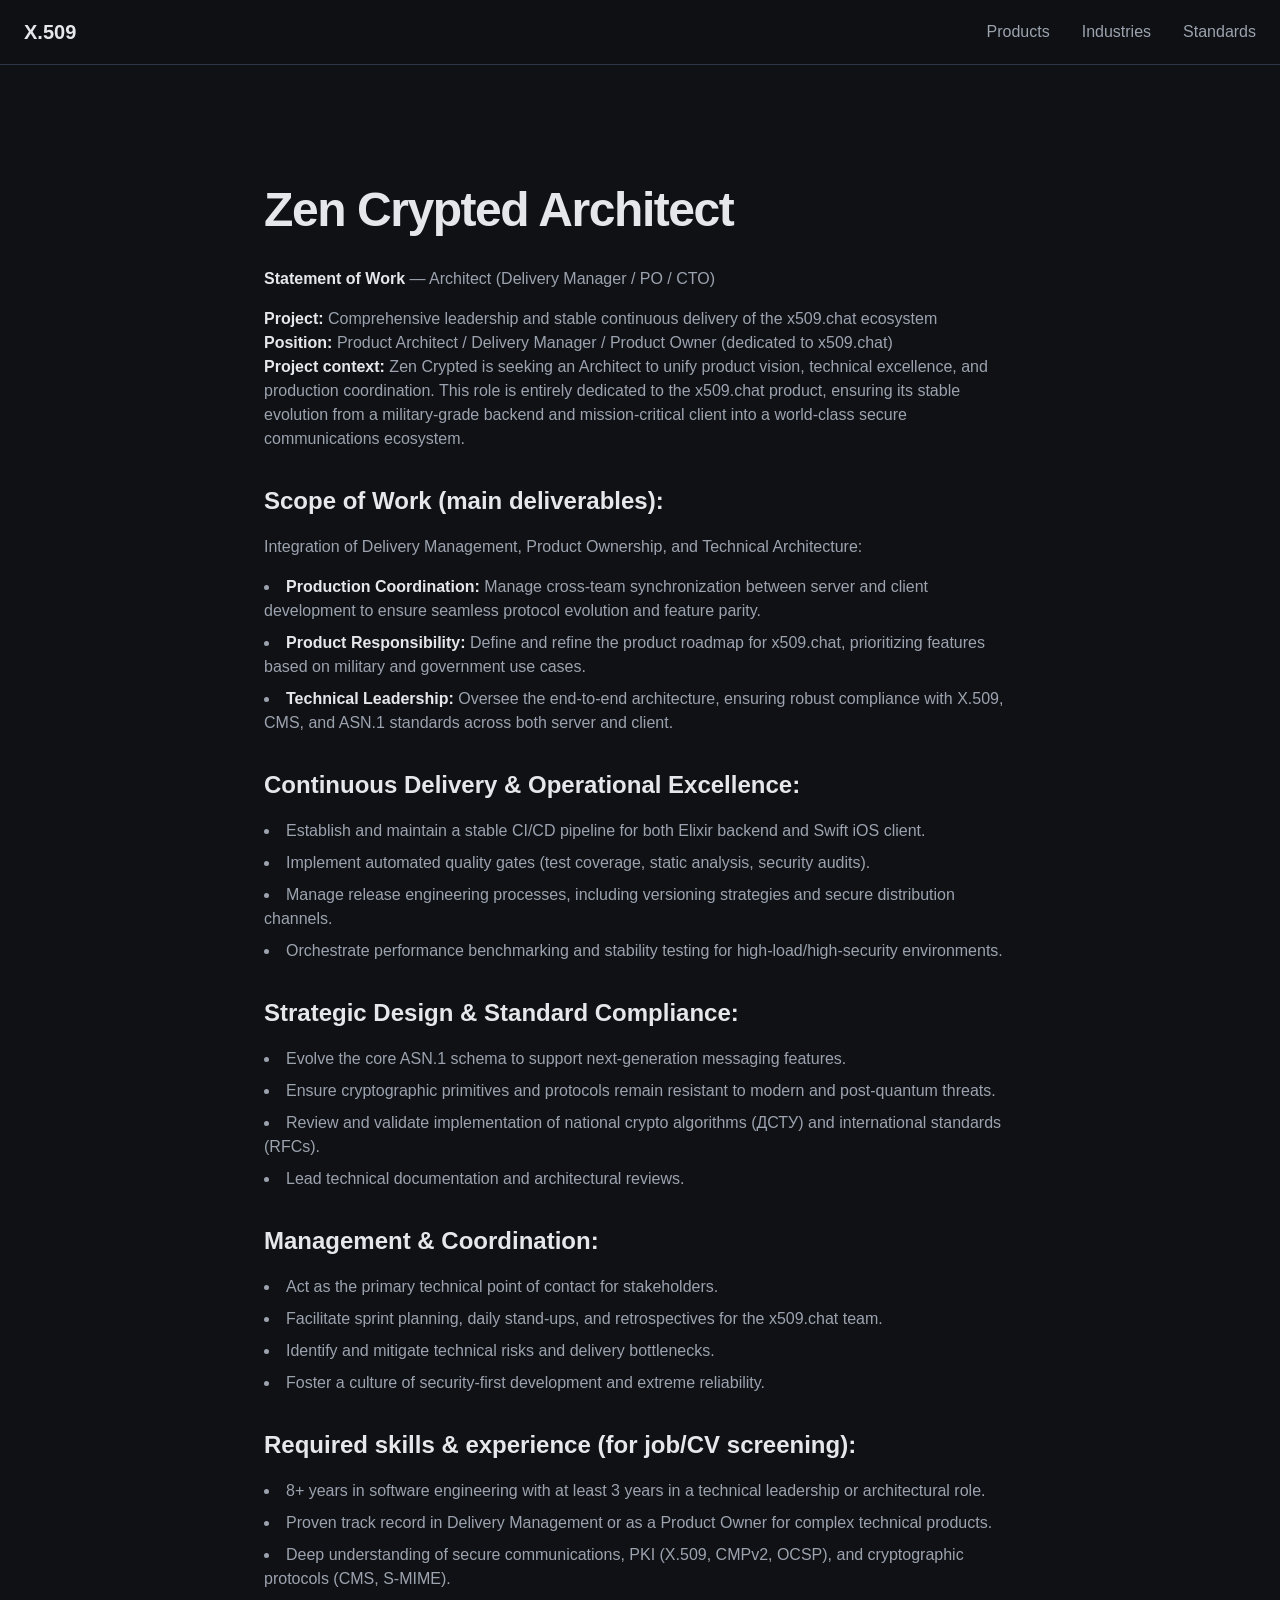
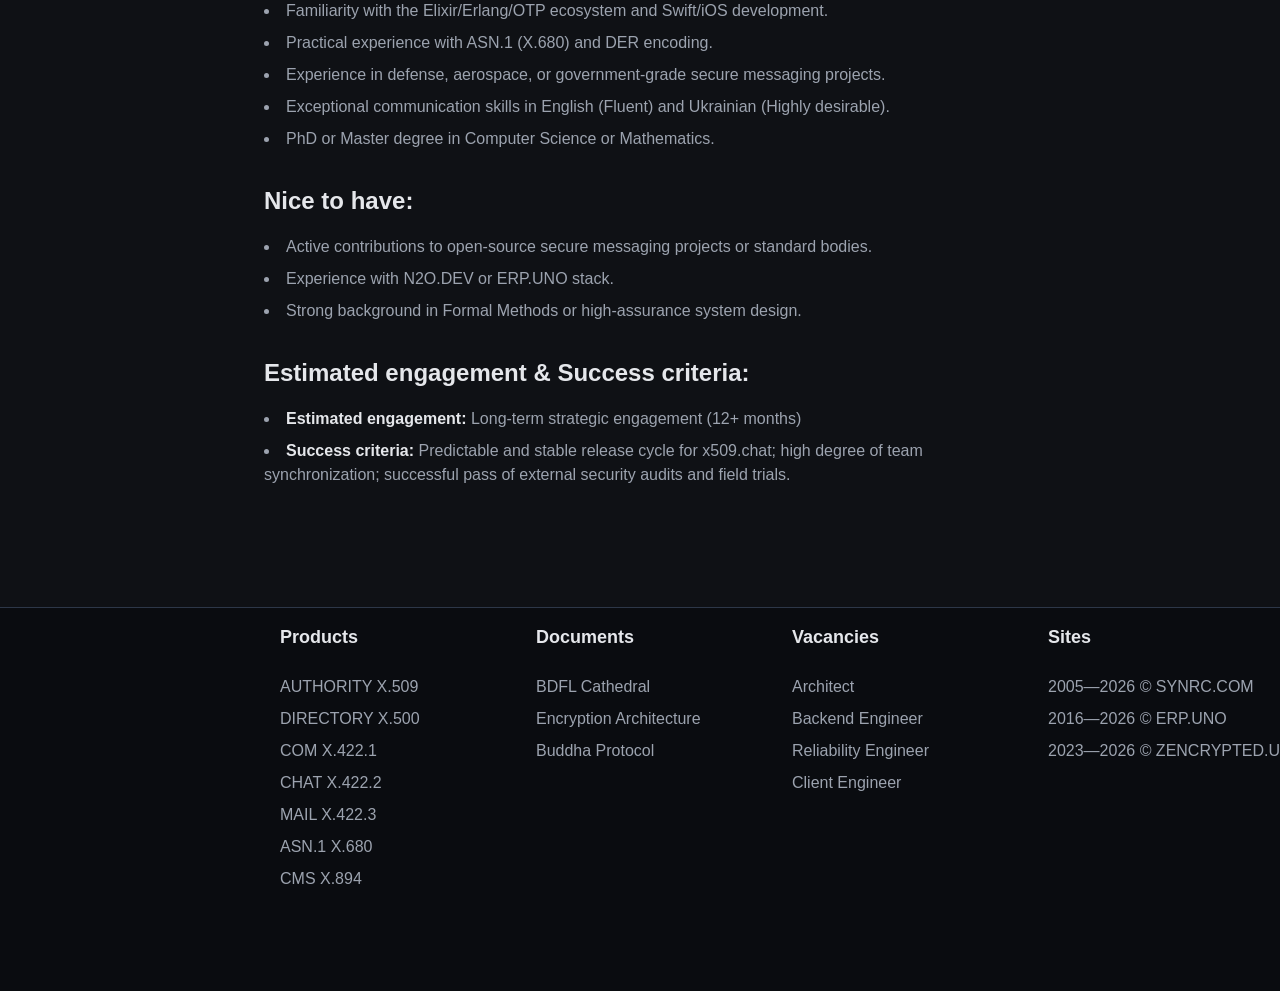
<file: architect.html>
<!DOCTYPE html>
<html lang="uk">
<head>
    <meta charset="utf-8" />
    <meta name="viewport" content="width=device-width, initial-scale=1.0" />
    <title>Zen Crypted Architect</title>
    <link rel="stylesheet" href="index.css?v=5" />
    <link rel="apple-touch-icon" sizes="180x180" href="img/apple-touch-icon.png">
    <link rel="icon" type="image/png" sizes="32x32" href="img/favicon-32x32.png">
    <link rel="icon" type="image/png" sizes="16x16" href="img/favicon-16x16.png">
    <link rel="manifest" href="img/site.webmanifest">
    <style>
        .vacancy-content { max-width: 800px; margin: 120px auto; padding: 0 24px; }
        .vacancy-content h1 { font-size: clamp(2rem, 5vw, 3rem); margin-bottom: 2rem; text-align: left; }
        .vacancy-content h2 { font-size: 1.5rem; margin: 2rem 0 1rem; text-align: left; }
        .vacancy-content p { margin-bottom: 1rem; color: var(--text-sec); }
        .vacancy-content ul { list-style: disc inside; margin-bottom: 2rem; color: var(--text-sec); }
        .vacancy-content li { margin-bottom: 0.5rem; }
        .vacancy-content strong, .vacancy-content b { color: var(--text); }
    </style>
</head>
<body>

<nav class="sticky">
    <div class="nav-container">
        <a href="index.html" class="logo">X.509</a>
        <ul class="nav-links">
            <li><a href="index.html#products">Products</a></li>
            <li><a href="index.html#solutions">Industries</a></li>
            <li><a href="index.html#standards">Standards</a></li>
        </ul>
    </div>
</nav>

<main class="vacancy-content">
    <h1>Zen Crypted Architect</h1>
    <p><strong>Statement of Work</strong> — Architect (Delivery Manager / PO / CTO)</p>

    <p><strong>Project:</strong> Comprehensive leadership and stable continuous delivery of the x509.chat ecosystem<br>
    <strong>Position:</strong> Product Architect / Delivery Manager / Product Owner (dedicated to x509.chat)<br>
    <strong>Project context:</strong> Zen Crypted is seeking an Architect to unify product vision, technical excellence, and production coordination. This role is entirely dedicated to the x509.chat product, ensuring its stable evolution from a military-grade backend and mission-critical client into a world-class secure communications ecosystem.</p>

    <h2>Scope of Work (main deliverables):</h2>
    <p>Integration of Delivery Management, Product Ownership, and Technical Architecture:</p>
    <ul>
        <li><strong>Production Coordination:</strong> Manage cross-team synchronization between server and client development to ensure seamless protocol evolution and feature parity.</li>
        <li><strong>Product Responsibility:</strong> Define and refine the product roadmap for x509.chat, prioritizing features based on military and government use cases.</li>
        <li><strong>Technical Leadership:</strong> Oversee the end-to-end architecture, ensuring robust compliance with X.509, CMS, and ASN.1 standards across both server and client.</li>
    </ul>

    <h2>Continuous Delivery &amp; Operational Excellence:</h2>
    <ul>
        <li>Establish and maintain a stable CI/CD pipeline for both Elixir backend and Swift iOS client.</li>
        <li>Implement automated quality gates (test coverage, static analysis, security audits).</li>
        <li>Manage release engineering processes, including versioning strategies and secure distribution channels.</li>
        <li>Orchestrate performance benchmarking and stability testing for high-load/high-security environments.</li>
    </ul>

    <h2>Strategic Design &amp; Standard Compliance:</h2>
    <ul>
        <li>Evolve the core ASN.1 schema to support next-generation messaging features.</li>
        <li>Ensure cryptographic primitives and protocols remain resistant to modern and post-quantum threats.</li>
        <li>Review and validate implementation of national crypto algorithms (ДСТУ) and international standards (RFCs).</li>
        <li>Lead technical documentation and architectural reviews.</li>
    </ul>

    <h2>Management &amp; Coordination:</h2>
    <ul>
        <li>Act as the primary technical point of contact for stakeholders.</li>
        <li>Facilitate sprint planning, daily stand-ups, and retrospectives for the x509.chat team.</li>
        <li>Identify and mitigate technical risks and delivery bottlenecks.</li>
        <li>Foster a culture of security-first development and extreme reliability.</li>
    </ul>

    <h2>Required skills &amp; experience (for job/CV screening):</h2>
    <ul>
        <li>8+ years in software engineering with at least 3 years in a technical leadership or architectural role.</li>
        <li>Proven track record in Delivery Management or as a Product Owner for complex technical products.</li>
        <li>Deep understanding of secure communications, PKI (X.509, CMPv2, OCSP), and cryptographic protocols (CMS, S-MIME).</li>
        <li>Familiarity with the Elixir/Erlang/OTP ecosystem and Swift/iOS development.</li>
        <li>Practical experience with ASN.1 (X.680) and DER encoding.</li>
        <li>Experience in defense, aerospace, or government-grade secure messaging projects.</li>
        <li>Exceptional communication skills in English (Fluent) and Ukrainian (Highly desirable).</li>
        <li>PhD or Master degree in Computer Science or Mathematics.</li>
    </ul>

    <h2>Nice to have:</h2>
    <ul>
        <li>Active contributions to open-source secure messaging projects or standard bodies.</li>
        <li>Experience with N2O.DEV or ERP.UNO stack.</li>
        <li>Strong background in Formal Methods or high-assurance system design.</li>
    </ul>

    <h2>Estimated engagement &amp; Success criteria:</h2>
    <ul>
        <li><strong>Estimated engagement:</strong> Long-term strategic engagement (12+ months)</li>
        <li><strong>Success criteria:</strong> Predictable and stable release cycle for x509.chat; high degree of team synchronization; successful pass of external security audits and field trials.</li>
    </ul>
</main>

<footer>
    <div class="footer-columns">
        <div> &nbsp;
        </div>
        <div>
            <h4>Products</h4>
            <ul>
                    <li><a href="https://erp.uno/ca/index.en.html">AUTHORITY X.509</a></li>
                    <li><a href="https://erp.uno/ldap/index.en.html">DIRECTORY X.500</a></li>
                    <li><a href="https://zencrypted.github.io/x509.chat/index.en.html">COM X.422.1</a></li>
                    <li><a href="https://erp.uno/chat/index.html">CHAT X.422.2</a></li>
                    <li><a href="https://erp.uno/mail/index.en.html">MAIL X.422.3</a></li>
                    <li><a href="https://asn1.zencrypted.uk/">ASN.1 X.680</a></li>
                    <li><a href="https://zcc.zencrypted.uk/">CMS X.894</a></li>
            </ul>
        </div>
        <div>
            <h4>Documents</h4>
            <ul>
                <li><a href="https://zencrypted.github.io/x509.chat/bdfl.pdf">BDFL Cathedral</a></li>
                <li><a href="https://zencrypted.github.io/x509.chat/encryption.pdf">Encryption Architecture</a></li>
                <li><a href="https://protocol.zencrypted.uk">Buddha Protocol</a></li>
            </ul>
        </div>
        <div>
            <h4>Vacancies</h4>
            <ul>
                <li><a href="architect.html">Architect</a></li>
                <li><a href="server.html">Backend Engineer</a></li>
                <li><a href="reliability.html">Reliability Engineer</a></li>
                <li><a href="client.html">Client Engineer</a></li>
            </ul>
        </div>
            <div>
                <h4>Sites</h4>
                <p><a href="https://synrc.com/">2005—2026 © SYNRC.COM</a></p>
                <p><a href="https://erp.uno/">2016—2026 © ERP.UNO</a></p>
                <p><a href="https://zencrypted.uk"><nobr>2023—2026&nbsp;©&nbsp;ZENCRYPTED.UK<nobr></a></p>
            </div>
    </div>
</footer>

</body>
</html>
</file>
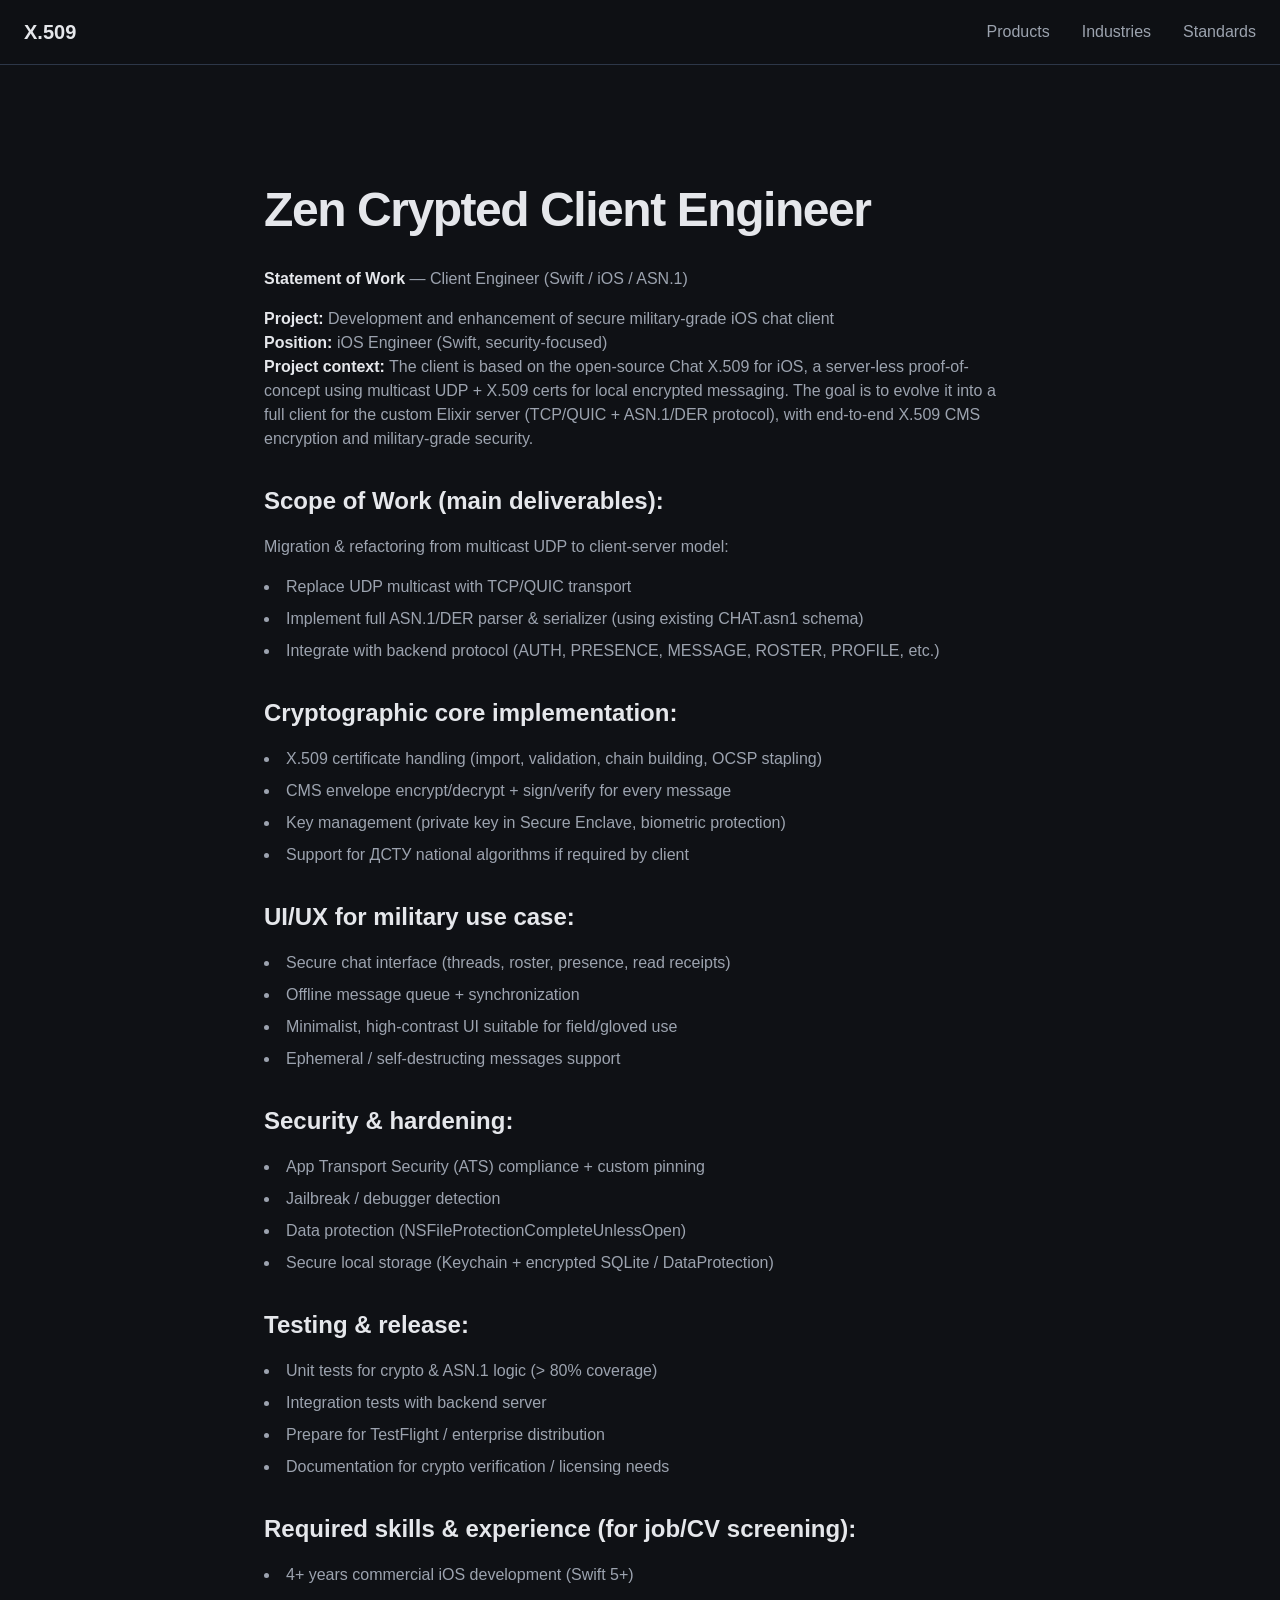
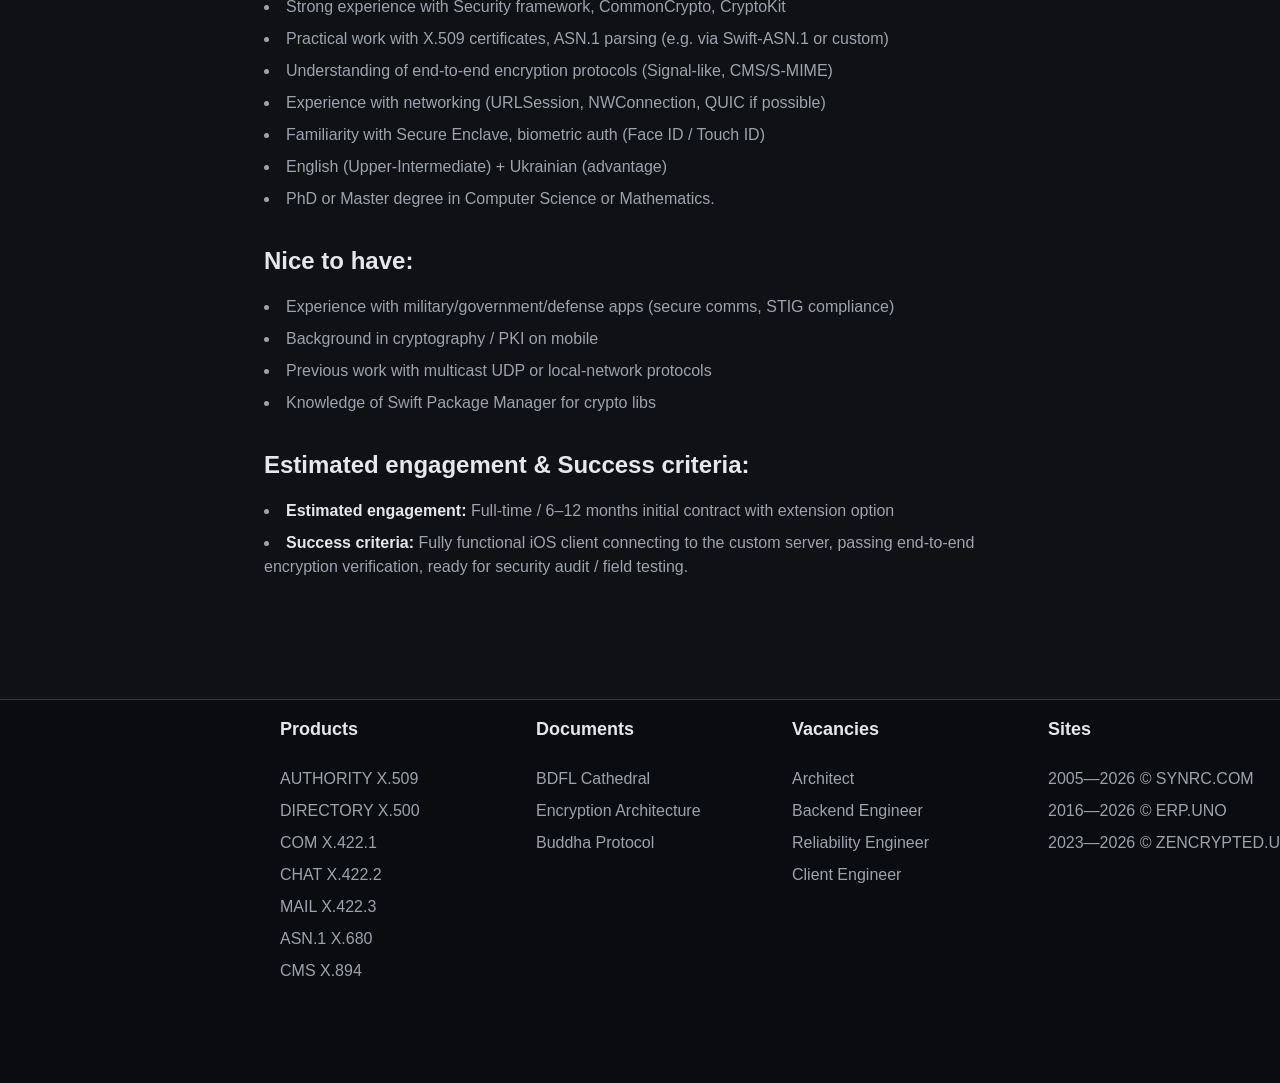
<file: client.html>
<!DOCTYPE html>
<html lang="uk">
<head>
    <meta charset="utf-8" />
    <meta name="viewport" content="width=device-width, initial-scale=1.0" />
    <title>Zen Crypted Client Engineer</title>
    <link rel="stylesheet" href="index.css?v=5" />
    <link rel="apple-touch-icon" sizes="180x180" href="img/apple-touch-icon.png">
    <link rel="icon" type="image/png" sizes="32x32" href="img/favicon-32x32.png">
    <link rel="icon" type="image/png" sizes="16x16" href="img/favicon-16x16.png">
    <link rel="manifest" href="img/site.webmanifest">
    <style>
        .vacancy-content { max-width: 800px; margin: 120px auto; padding: 0 24px; }
        .vacancy-content h1 { font-size: clamp(2rem, 5vw, 3rem); margin-bottom: 2rem; text-align: left; }
        .vacancy-content h2 { font-size: 1.5rem; margin: 2rem 0 1rem; text-align: left; }
        .vacancy-content p { margin-bottom: 1rem; color: var(--text-sec); }
        .vacancy-content ul { list-style: disc inside; margin-bottom: 2rem; color: var(--text-sec); }
        .vacancy-content li { margin-bottom: 0.5rem; }
        .vacancy-content strong, .vacancy-content b { color: var(--text); }
    </style>
</head>
<body>

<nav class="sticky">
    <div class="nav-container">
        <a href="index.html" class="logo">X.509</a>
        <ul class="nav-links">
            <li><a href="index.html#products">Products</a></li>
            <li><a href="index.html#solutions">Industries</a></li>
            <li><a href="index.html#standards">Standards</a></li>
        </ul>
    </div>
</nav>

<main class="vacancy-content">
    <h1>Zen Crypted Client Engineer</h1>
    <p><strong>Statement of Work</strong> — Client Engineer (Swift / iOS / ASN.1)</p>

    <p><strong>Project:</strong> Development and enhancement of secure military-grade iOS chat client<br>
    <strong>Position:</strong> iOS Engineer (Swift, security-focused)<br>
    <strong>Project context:</strong> The client is based on the open-source Chat X.509 for iOS, a server-less proof-of-concept using multicast UDP + X.509 certs for local encrypted messaging. The goal is to evolve it into a full client for the custom Elixir server (TCP/QUIC + ASN.1/DER protocol), with end-to-end X.509 CMS encryption and military-grade security.</p>

    <h2>Scope of Work (main deliverables):</h2>
    <p>Migration &amp; refactoring from multicast UDP to client-server model:</p>
    <ul>
        <li>Replace UDP multicast with TCP/QUIC transport</li>
        <li>Implement full ASN.1/DER parser &amp; serializer (using existing CHAT.asn1 schema)</li>
        <li>Integrate with backend protocol (AUTH, PRESENCE, MESSAGE, ROSTER, PROFILE, etc.)</li>
    </ul>

    <h2>Cryptographic core implementation:</h2>
    <ul>
        <li>X.509 certificate handling (import, validation, chain building, OCSP stapling)</li>
        <li>CMS envelope encrypt/decrypt + sign/verify for every message</li>
        <li>Key management (private key in Secure Enclave, biometric protection)</li>
        <li>Support for ДСТУ national algorithms if required by client</li>
    </ul>

    <h2>UI/UX for military use case:</h2>
    <ul>
        <li>Secure chat interface (threads, roster, presence, read receipts)</li>
        <li>Offline message queue + synchronization</li>
        <li>Minimalist, high-contrast UI suitable for field/gloved use</li>
        <li>Ephemeral / self-destructing messages support</li>
    </ul>

    <h2>Security &amp; hardening:</h2>
    <ul>
        <li>App Transport Security (ATS) compliance + custom pinning</li>
        <li>Jailbreak / debugger detection</li>
        <li>Data protection (NSFileProtectionCompleteUnlessOpen)</li>
        <li>Secure local storage (Keychain + encrypted SQLite / DataProtection)</li>
    </ul>

    <h2>Testing &amp; release:</h2>
    <ul>
        <li>Unit tests for crypto &amp; ASN.1 logic (&gt; 80% coverage)</li>
        <li>Integration tests with backend server</li>
        <li>Prepare for TestFlight / enterprise distribution</li>
        <li>Documentation for crypto verification / licensing needs</li>
    </ul>

    <h2>Required skills &amp; experience (for job/CV screening):</h2>
    <ul>
        <li>4+ years commercial iOS development (Swift 5+)</li>
        <li>Strong experience with Security framework, CommonCrypto, CryptoKit</li>
        <li>Practical work with X.509 certificates, ASN.1 parsing (e.g. via Swift-ASN.1 or custom)</li>
        <li>Understanding of end-to-end encryption protocols (Signal-like, CMS/S-MIME)</li>
        <li>Experience with networking (URLSession, NWConnection, QUIC if possible)</li>
        <li>Familiarity with Secure Enclave, biometric auth (Face ID / Touch ID)</li>
        <li>English (Upper-Intermediate) + Ukrainian (advantage)</li>
        <li>PhD or Master degree in Computer Science or Mathematics.</li>
    </ul>

    <h2>Nice to have:</h2>
    <ul>
        <li>Experience with military/government/defense apps (secure comms, STIG compliance)</li>
        <li>Background in cryptography / PKI on mobile</li>
        <li>Previous work with multicast UDP or local-network protocols</li>
        <li>Knowledge of Swift Package Manager for crypto libs</li>
    </ul>

    <h2>Estimated engagement &amp; Success criteria:</h2>
    <ul>
        <li><strong>Estimated engagement:</strong> Full-time / 6–12 months initial contract with extension option</li>
        <li><strong>Success criteria:</strong> Fully functional iOS client connecting to the custom server, passing end-to-end encryption verification, ready for security audit / field testing.</li>
    </ul>
</main>

<footer>
    <div class="footer-columns">
        <div> &nbsp;
        </div>
        <div>
            <h4>Products</h4>
            <ul>
                    <li><a href="https://erp.uno/ca/index.en.html">AUTHORITY X.509</a></li>
                    <li><a href="https://erp.uno/ldap/index.en.html">DIRECTORY X.500</a></li>
                    <li><a href="https://zencrypted.github.io/x509.chat/index.en.html">COM X.422.1</a></li>
                    <li><a href="https://erp.uno/chat/index.html">CHAT X.422.2</a></li>
                    <li><a href="https://erp.uno/mail/index.en.html">MAIL X.422.3</a></li>
                    <li><a href="https://asn1.zencrypted.uk/">ASN.1 X.680</a></li>
                    <li><a href="https://zcc.zencrypted.uk/">CMS X.894</a></li>
            </ul>
        </div>
        <div>
            <h4>Documents</h4>
            <ul>
                <li><a href="https://zencrypted.github.io/x509.chat/bdfl.pdf">BDFL Cathedral</a></li>
                <li><a href="https://zencrypted.github.io/x509.chat/encryption.pdf">Encryption Architecture</a></li>
                <li><a href="https://protocol.zencrypted.uk">Buddha Protocol</a></li>
            </ul>
        </div>
        <div>
            <h4>Vacancies</h4>
            <ul>
                <li><a href="architect.html">Architect</a></li>
                <li><a href="server.html">Backend Engineer</a></li>
                <li><a href="reliability.html">Reliability Engineer</a></li>
                <li><a href="client.html">Client Engineer</a></li>
            </ul>
        </div>
            <div>
                <h4>Sites</h4>
                <p><a href="https://synrc.com/">2005—2026 © SYNRC.COM</a></p>
                <p><a href="https://erp.uno/">2016—2026 © ERP.UNO</a></p>
                <p><a href="https://zencrypted.uk"><nobr>2023—2026&nbsp;©&nbsp;ZENCRYPTED.UK<nobr></a></p>
            </div>
    </div>
</footer>

</body>
</html>
</file>
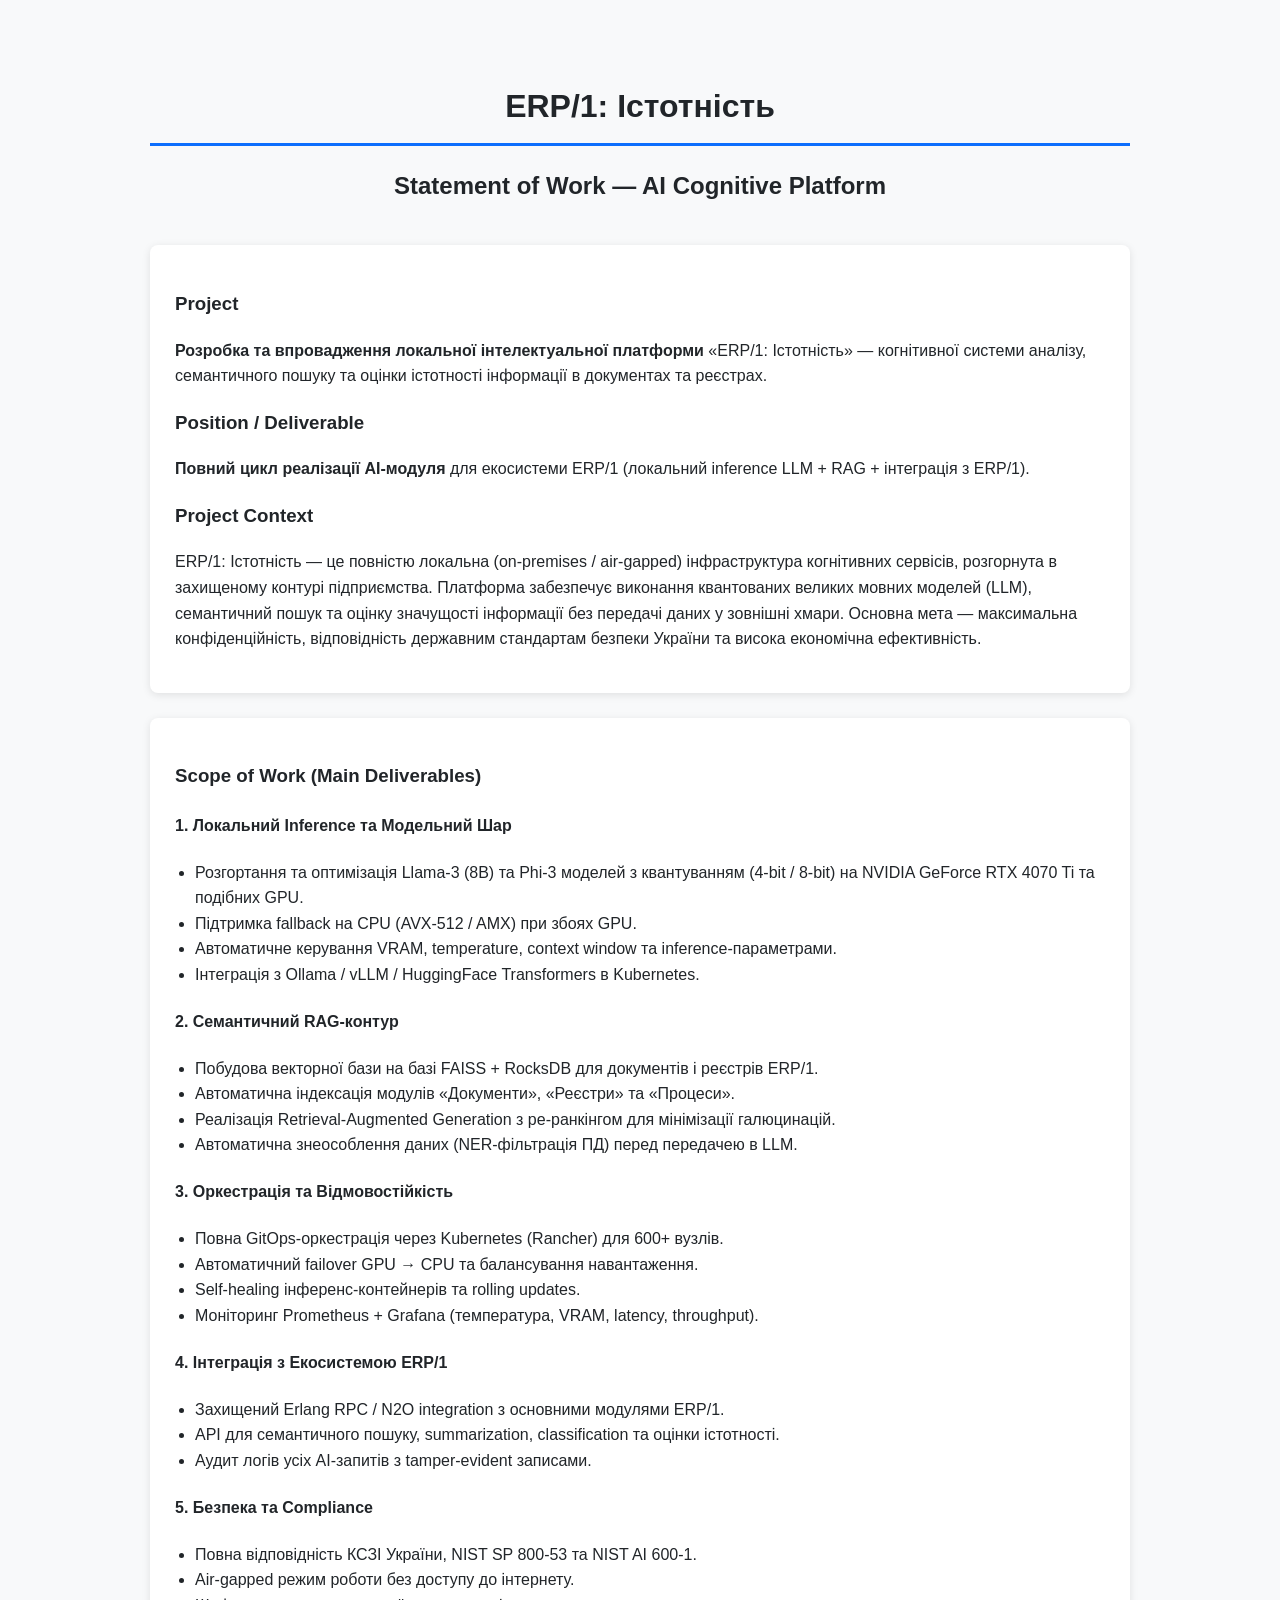
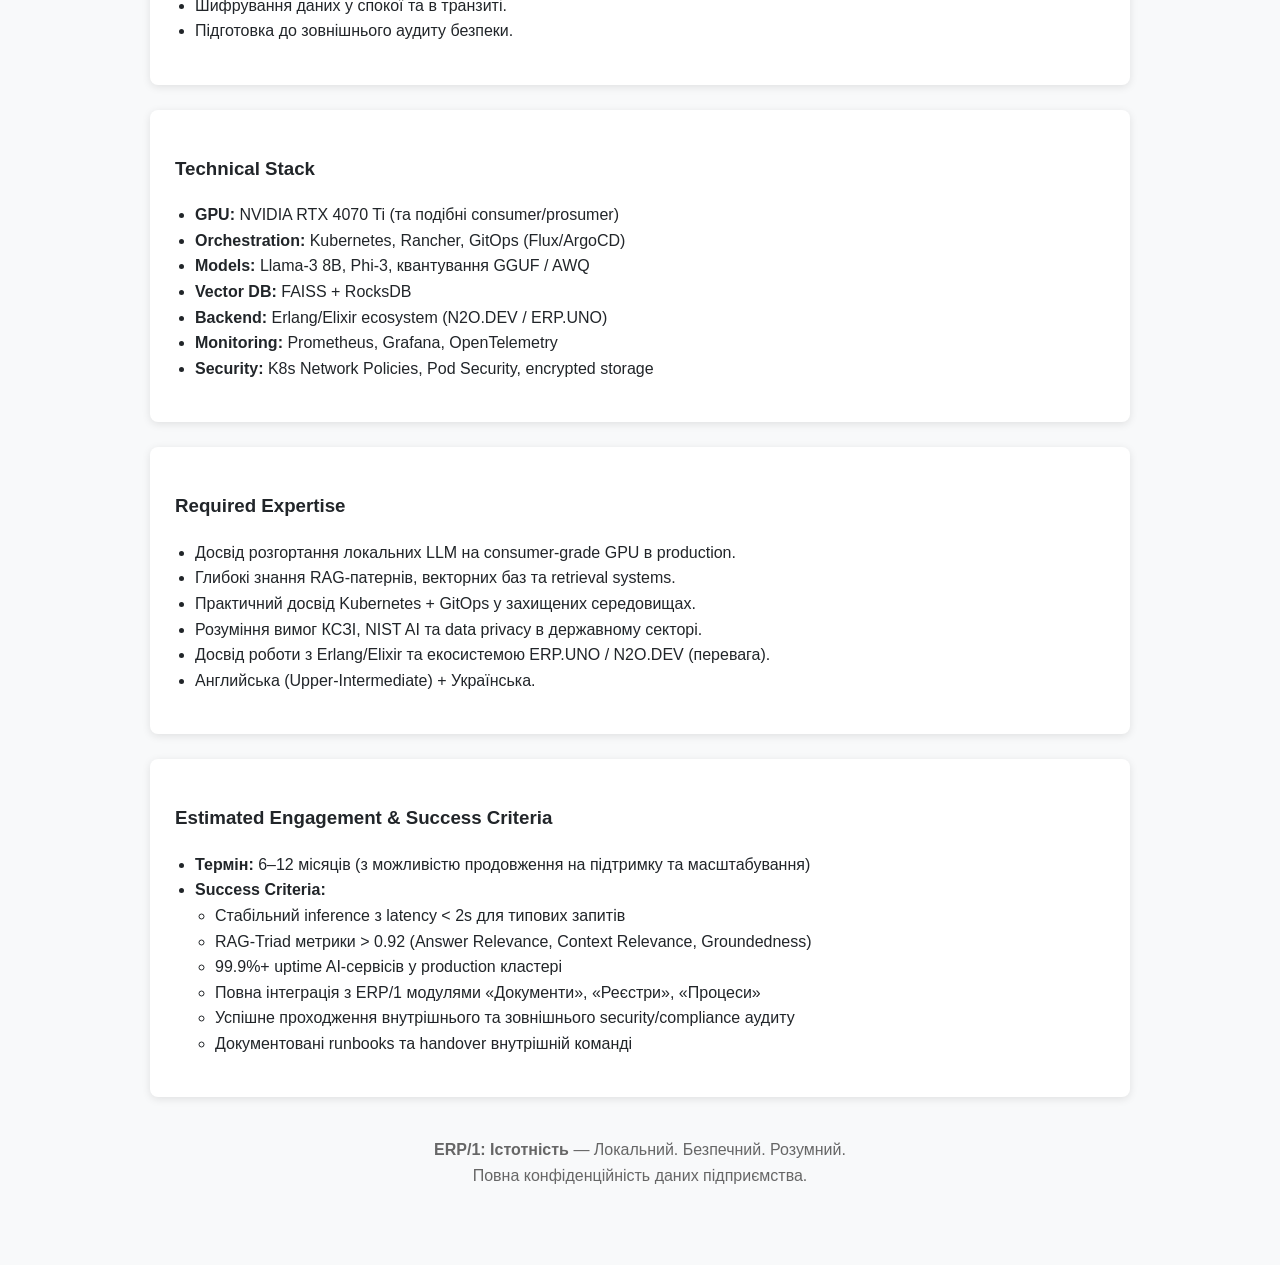
<file: ml.html>
<!DOCTYPE html>
<html lang="uk">
<head>
    <meta charset="UTF-8">
    <meta name="viewport" content="width=device-width, initial-scale=1.0">
    <title>Zen Crypted Machine Learning Engineer</title>
    <style>
        body { font-family: -apple-system, BlinkMacSystemFont, "Segoe UI", Roboto, sans-serif; max-width: 980px; margin: 40px auto; padding: 20px; line-height: 1.6; background: #f8f9fa; color: #212529; }
        h1 { border-bottom: 3px solid #0d6efd; padding-bottom: 10px; }
        pre, code { background: #f1f3f5; padding: 15px; border-radius: 6px; overflow-x: auto; }
        ul { padding-left: 20px; }
        .header { text-align: center; margin-bottom: 40px; }
        .section { background: white; padding: 25px; margin-bottom: 25px; border-radius: 8px; box-shadow: 0 2px 8px rgba(0,0,0,0.1); }
    </style>
</head>
<body>

<div class="header">
    <h1>ERP/1: Істотність</h1>
    <h2>Statement of Work — AI Cognitive Platform</h2>
</div>

<div class="section">
    <h3>Project</h3>
    <p><strong>Розробка та впровадження локальної інтелектуальної платформи</strong> «ERP/1: Істотність» — когнітивної системи аналізу, семантичного пошуку та оцінки істотності інформації в документах та реєстрах.</p>
    
    <h3>Position / Deliverable</h3>
    <p><strong>Повний цикл реалізації AI-модуля</strong> для екосистеми ERP/1 (локальний inference LLM + RAG + інтеграція з ERP/1).</p>
    
    <h3>Project Context</h3>
    <p>ERP/1: Істотність — це повністю локальна (on-premises / air-gapped) інфраструктура когнітивних сервісів, розгорнута в захищеному контурі підприємства. Платформа забезпечує виконання квантованих великих мовних моделей (LLM), семантичний пошук та оцінку значущості інформації без передачі даних у зовнішні хмари. Основна мета — максимальна конфіденційність, відповідність державним стандартам безпеки України та висока економічна ефективність.</p>
</div>

<div class="section">
    <h3>Scope of Work (Main Deliverables)</h3>
    
    <h4>1. Локальний Inference та Модельний Шар</h4>
    <ul>
        <li>Розгортання та оптимізація Llama-3 (8B) та Phi-3 моделей з квантуванням (4-bit / 8-bit) на NVIDIA GeForce RTX 4070 Ti та подібних GPU.</li>
        <li>Підтримка fallback на CPU (AVX-512 / AMX) при збоях GPU.</li>
        <li>Автоматичне керування VRAM, temperature, context window та inference-параметрами.</li>
        <li>Інтеграція з Ollama / vLLM / HuggingFace Transformers в Kubernetes.</li>
    </ul>
    
    <h4>2. Семантичний RAG-контур</h4>
    <ul>
        <li>Побудова векторної бази на базі FAISS + RocksDB для документів і реєстрів ERP/1.</li>
        <li>Автоматична індексація модулів «Документи», «Реєстри» та «Процеси».</li>
        <li>Реалізація Retrieval-Augmented Generation з ре-ранкінгом для мінімізації галюцинацій.</li>
        <li>Автоматична знеособлення даних (NER-фільтрація ПД) перед передачею в LLM.</li>
    </ul>
    
    <h4>3. Оркестрація та Відмовостійкість</h4>
    <ul>
        <li>Повна GitOps-оркестрація через Kubernetes (Rancher) для 600+ вузлів.</li>
        <li>Автоматичний failover GPU → CPU та балансування навантаження.</li>
        <li>Self-healing інференс-контейнерів та rolling updates.</li>
        <li>Моніторинг Prometheus + Grafana (температура, VRAM, latency, throughput).</li>
    </ul>
    
    <h4>4. Інтеграція з Екосистемою ERP/1</h4>
    <ul>
        <li>Захищений Erlang RPC / N2O integration з основними модулями ERP/1.</li>
        <li>API для семантичного пошуку, summarization, classification та оцінки істотності.</li>
        <li>Аудит логів усіх AI-запитів з tamper-evident записами.</li>
    </ul>
    
    <h4>5. Безпека та Compliance</h4>
    <ul>
        <li>Повна відповідність КСЗІ України, NIST SP 800-53 та NIST AI 600-1.</li>
        <li>Air-gapped режим роботи без доступу до інтернету.</li>
        <li>Шифрування даних у спокої та в транзиті.</li>
        <li>Підготовка до зовнішнього аудиту безпеки.</li>
    </ul>
</div>

<div class="section">
    <h3>Technical Stack</h3>
    <ul>
        <li><strong>GPU:</strong> NVIDIA RTX 4070 Ti (та подібні consumer/prosumer)</li>
        <li><strong>Orchestration:</strong> Kubernetes, Rancher, GitOps (Flux/ArgoCD)</li>
        <li><strong>Models:</strong> Llama-3 8B, Phi-3, квантування GGUF / AWQ</li>
        <li><strong>Vector DB:</strong> FAISS + RocksDB</li>
        <li><strong>Backend:</strong> Erlang/Elixir ecosystem (N2O.DEV / ERP.UNO)</li>
        <li><strong>Monitoring:</strong> Prometheus, Grafana, OpenTelemetry</li>
        <li><strong>Security:</strong> K8s Network Policies, Pod Security, encrypted storage</li>
    </ul>
</div>

<div class="section">
    <h3>Required Expertise</h3>
    <ul>
        <li>Досвід розгортання локальних LLM на consumer-grade GPU в production.</li>
        <li>Глибокі знання RAG-патернів, векторних баз та retrieval systems.</li>
        <li>Практичний досвід Kubernetes + GitOps у захищених середовищах.</li>
        <li>Розуміння вимог КСЗІ, NIST AI та data privacy в державному секторі.</li>
        <li>Досвід роботи з Erlang/Elixir та екосистемою ERP.UNO / N2O.DEV (перевага).</li>
        <li>Английська (Upper-Intermediate) + Українська.</li>
    </ul>
</div>

<div class="section">
    <h3>Estimated Engagement & Success Criteria</h3>
    <ul>
        <li><strong>Термін:</strong> 6–12 місяців (з можливістю продовження на підтримку та масштабування)</li>
        <li><strong>Success Criteria:</strong>
            <ul>
                <li>Стабільний inference з latency &lt; 2s для типових запитів</li>
                <li>RAG-Triad метрики > 0.92 (Answer Relevance, Context Relevance, Groundedness)</li>
                <li>99.9%+ uptime AI-сервісів у production кластері</li>
                <li>Повна інтеграція з ERP/1 модулями «Документи», «Реєстри», «Процеси»</li>
                <li>Успішне проходження внутрішнього та зовнішнього security/compliance аудиту</li>
                <li>Документовані runbooks та handover внутрішній команді</li>
            </ul>
        </li>
    </ul>
</div>

<p style="text-align: center; margin-top: 40px; color: #666;">
    <strong>ERP/1: Істотність</strong> — Локальний. Безпечний. Розумний.<br>
    Повна конфіденційність даних підприємства.
</p>

</body>
</html>
</file>
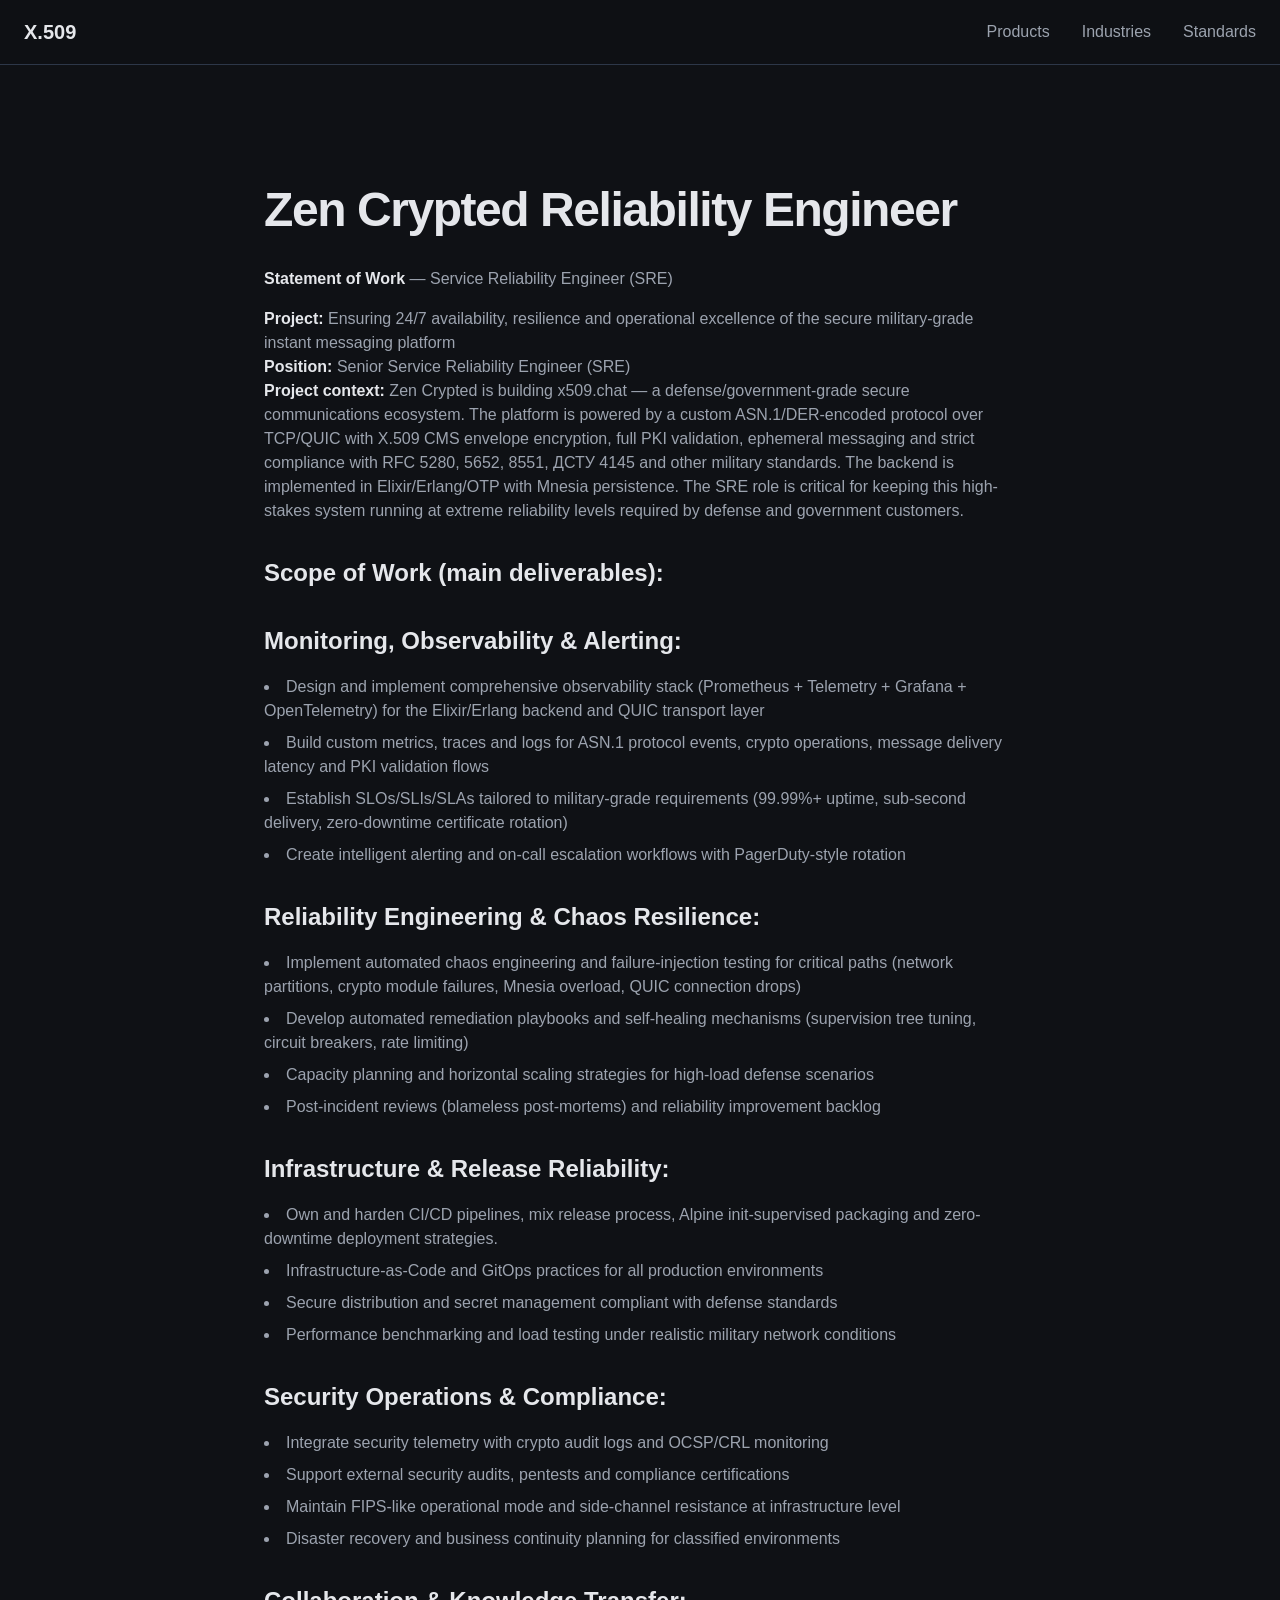
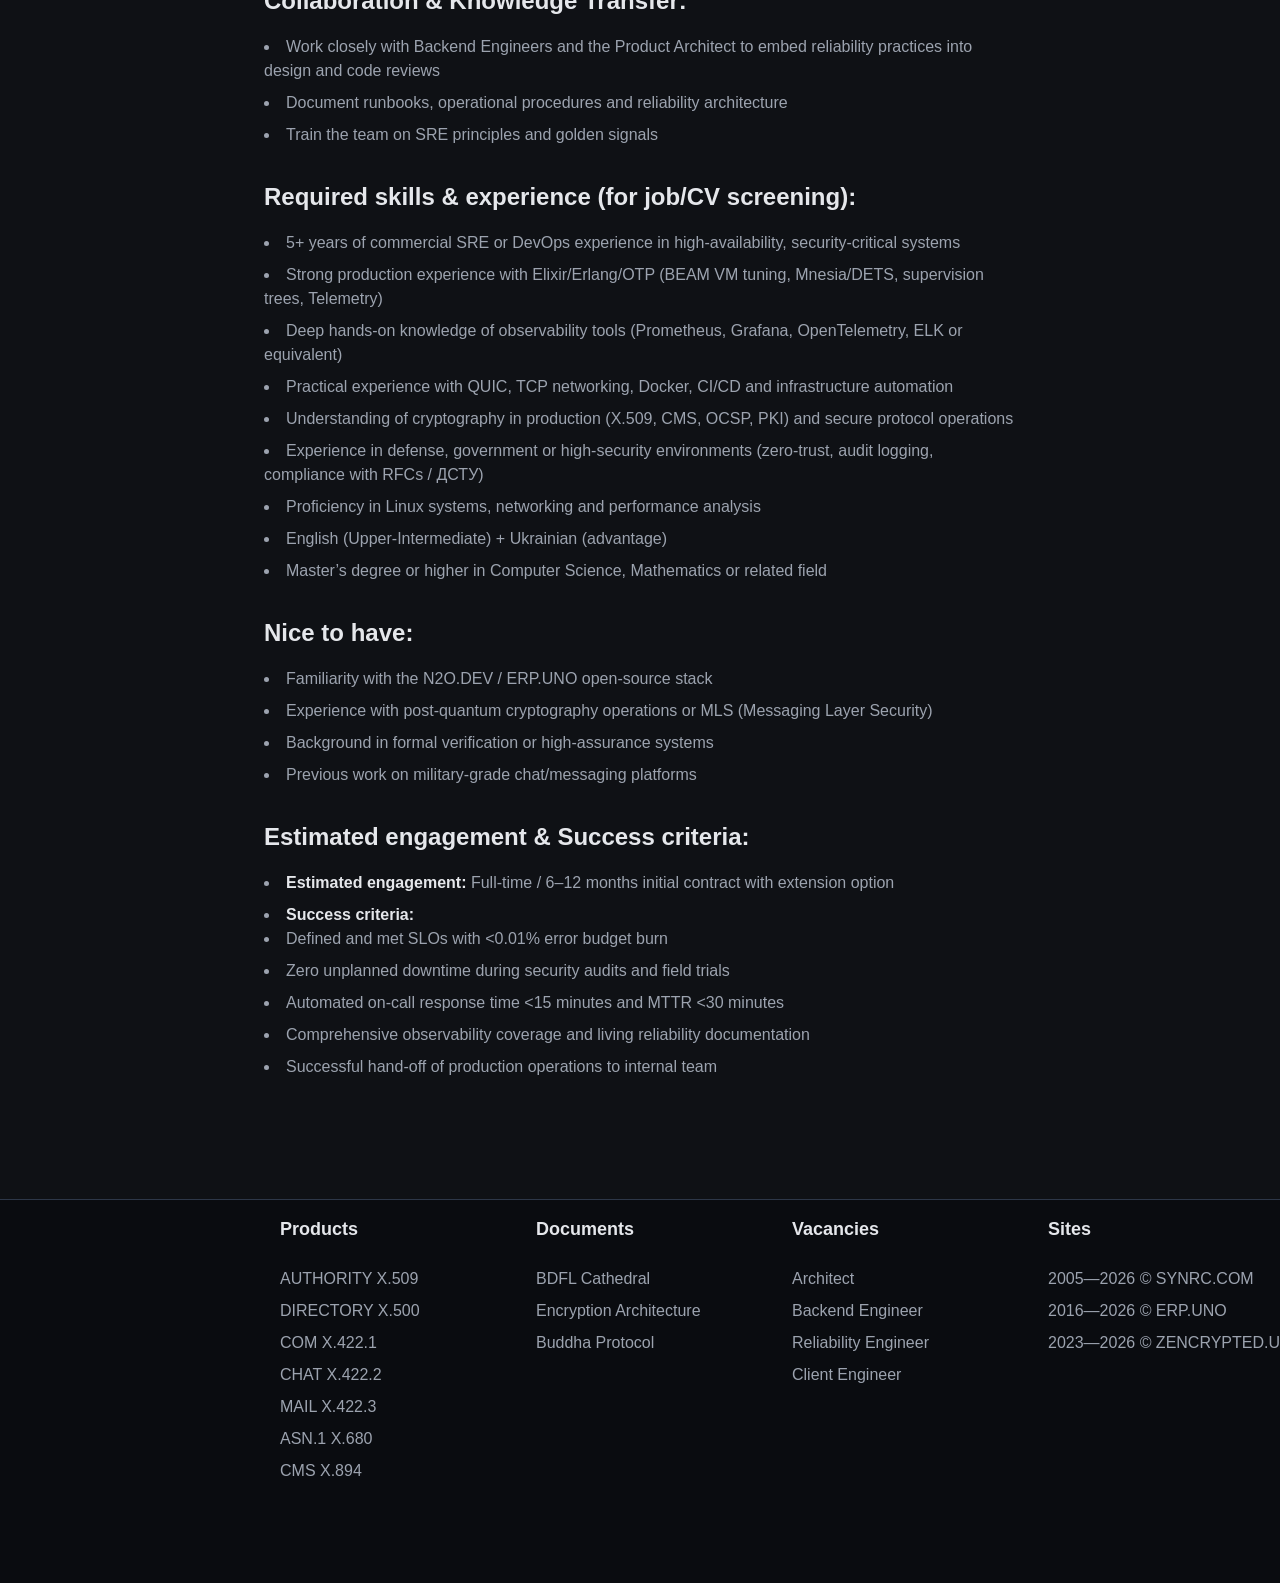
<file: reliability.html>
<!DOCTYPE html>
<html lang="uk">
<head>
    <meta charset="utf-8" />
    <meta name="viewport" content="width=device-width, initial-scale=1.0" />
    <title>Zen Crypted Service Reliability Engineer</title>
    <link rel="stylesheet" href="index.css?v=5" />
    <link rel="apple-touch-icon" sizes="180x180" href="img/apple-touch-icon.png">
    <link rel="icon" type="image/png" sizes="32x32" href="img/favicon-32x32.png">
    <link rel="icon" type="image/png" sizes="16x16" href="img/favicon-16x16.png">
    <link rel="manifest" href="img/site.webmanifest">
    <style>
        .vacancy-content { max-width: 800px; margin: 120px auto; padding: 0 24px; }
        .vacancy-content h1 { font-size: clamp(2rem, 5vw, 3rem); margin-bottom: 2rem; text-align: left; }
        .vacancy-content h2 { font-size: 1.5rem; margin: 2rem 0 1rem; text-align: left; }
        .vacancy-content p { margin-bottom: 1rem; color: var(--text-sec); }
        .vacancy-content ul { list-style: disc inside; margin-bottom: 2rem; color: var(--text-sec); }
        .vacancy-content li { margin-bottom: 0.5rem; }
        .vacancy-content strong, .vacancy-content b { color: var(--text); }
    </style>
</head>
<body>
<nav class="sticky">
    <div class="nav-container">
        <a href="index.html" class="logo">X.509</a>
        <ul class="nav-links">
            <li><a href="index.html#products">Products</a></li>
            <li><a href="index.html#solutions">Industries</a></li>
            <li><a href="index.html#standards">Standards</a></li>
        </ul>
    </div>
</nav>
<main class="vacancy-content">
    <h1>Zen Crypted Reliability Engineer</h1>
    <p><strong>Statement of Work</strong> — Service Reliability Engineer (SRE)</p>
    <p><strong>Project:</strong> Ensuring 24/7 availability, resilience and operational excellence of the secure military-grade instant messaging platform<br>
    <strong>Position:</strong> Senior Service Reliability Engineer (SRE)<br>
    <strong>Project context:</strong> Zen Crypted is building x509.chat — a defense/government-grade secure communications ecosystem. The platform is powered by a custom ASN.1/DER-encoded protocol over TCP/QUIC with X.509 CMS envelope encryption, full PKI validation, ephemeral messaging and strict compliance with RFC 5280, 5652, 8551, ДСТУ 4145 and other military standards. The backend is implemented in Elixir/Erlang/OTP with Mnesia persistence. The SRE role is critical for keeping this high-stakes system running at extreme reliability levels required by defense and government customers.</p>

    <h2>Scope of Work (main deliverables):</h2>

    <h2>Monitoring, Observability &amp; Alerting:</h2>
    <ul>
        <li>Design and implement comprehensive observability stack (Prometheus + Telemetry + Grafana + OpenTelemetry) for the Elixir/Erlang backend and QUIC transport layer</li>
        <li>Build custom metrics, traces and logs for ASN.1 protocol events, crypto operations, message delivery latency and PKI validation flows</li>
        <li>Establish SLOs/SLIs/SLAs tailored to military-grade requirements (99.99%+ uptime, sub-second delivery, zero-downtime certificate rotation)</li>
        <li>Create intelligent alerting and on-call escalation workflows with PagerDuty-style rotation</li>
    </ul>

    <h2>Reliability Engineering &amp; Chaos Resilience:</h2>
    <ul>
        <li>Implement automated chaos engineering and failure-injection testing for critical paths (network partitions, crypto module failures, Mnesia overload, QUIC connection drops)</li>
        <li>Develop automated remediation playbooks and self-healing mechanisms (supervision tree tuning, circuit breakers, rate limiting)</li>
        <li>Capacity planning and horizontal scaling strategies for high-load defense scenarios</li>
        <li>Post-incident reviews (blameless post-mortems) and reliability improvement backlog</li>
    </ul>

    <h2>Infrastructure &amp; Release Reliability:</h2>
    <ul>
        <li>Own and harden CI/CD pipelines, mix release process, Alpine init-supervised packaging and zero-downtime deployment strategies.</li>
        <li>Infrastructure-as-Code and GitOps practices for all production environments</li>
        <li>Secure distribution and secret management compliant with defense standards</li>
        <li>Performance benchmarking and load testing under realistic military network conditions</li>
    </ul>

    <h2>Security Operations &amp; Compliance:</h2>
    <ul>
        <li>Integrate security telemetry with crypto audit logs and OCSP/CRL monitoring</li>
        <li>Support external security audits, pentests and compliance certifications</li>
        <li>Maintain FIPS-like operational mode and side-channel resistance at infrastructure level</li>
        <li>Disaster recovery and business continuity planning for classified environments</li>
    </ul>

    <h2>Collaboration &amp; Knowledge Transfer:</h2>
    <ul>
        <li>Work closely with Backend Engineers and the Product Architect to embed reliability practices into design and code reviews</li>
        <li>Document runbooks, operational procedures and reliability architecture</li>
        <li>Train the team on SRE principles and golden signals</li>
    </ul>

    <h2>Required skills &amp; experience (for job/CV screening):</h2>
    <ul>
        <li>5+ years of commercial SRE or DevOps experience in high-availability, security-critical systems</li>
        <li>Strong production experience with Elixir/Erlang/OTP (BEAM VM tuning, Mnesia/DETS, supervision trees, Telemetry)</li>
        <li>Deep hands-on knowledge of observability tools (Prometheus, Grafana, OpenTelemetry, ELK or equivalent)</li>
        <li>Practical experience with QUIC, TCP networking, Docker, CI/CD and infrastructure automation</li>
        <li>Understanding of cryptography in production (X.509, CMS, OCSP, PKI) and secure protocol operations</li>
        <li>Experience in defense, government or high-security environments (zero-trust, audit logging, compliance with RFCs / ДСТУ)</li>
        <li>Proficiency in Linux systems, networking and performance analysis</li>
        <li>English (Upper-Intermediate) + Ukrainian (advantage)</li>
        <li>Master’s degree or higher in Computer Science, Mathematics or related field</li>
    </ul>

    <h2>Nice to have:</h2>
    <ul>
        <li>Familiarity with the N2O.DEV / ERP.UNO open-source stack</li>
        <li>Experience with post-quantum cryptography operations or MLS (Messaging Layer Security)</li>
        <li>Background in formal verification or high-assurance systems</li>
        <li>Previous work on military-grade chat/messaging platforms</li>
    </ul>

    <h2>Estimated engagement &amp; Success criteria:</h2>
    <ul>
        <li><strong>Estimated engagement:</strong> Full-time / 6–12 months initial contract with extension option</li>
        <li><strong>Success criteria:</strong>
            <ul>
                <li>Defined and met SLOs with &lt;0.01% error budget burn</li>
                <li>Zero unplanned downtime during security audits and field trials</li>
                <li>Automated on-call response time &lt;15 minutes and MTTR &lt;30 minutes</li>
                <li>Comprehensive observability coverage and living reliability documentation</li>
                <li>Successful hand-off of production operations to internal team</li>
            </ul>
        </li>
    </ul>
</main>
<footer>
    <div class="footer-columns">
        <div> &nbsp;
        </div>
        <div>
            <h4>Products</h4>
            <ul>
                    <li><a href="https://erp.uno/ca/index.en.html">AUTHORITY X.509</a></li>
                    <li><a href="https://erp.uno/ldap/index.en.html">DIRECTORY X.500</a></li>
                    <li><a href="https://zencrypted.github.io/x509.chat/index.en.html">COM X.422.1</a></li>
                    <li><a href="https://erp.uno/chat/index.html">CHAT X.422.2</a></li>
                    <li><a href="https://erp.uno/mail/index.en.html">MAIL X.422.3</a></li>
                    <li><a href="https://asn1.zencrypted.uk/">ASN.1 X.680</a></li>
                    <li><a href="https://zcc.zencrypted.uk/">CMS X.894</a></li>
            </ul>
        </div>
        <div>
            <h4>Documents</h4>
            <ul>
                <li><a href="https://zencrypted.github.io/x509.chat/bdfl.pdf">BDFL Cathedral</a></li>
                <li><a href="https://zencrypted.github.io/x509.chat/encryption.pdf">Encryption Architecture</a></li>
                <li><a href="https://protocol.zencrypted.uk">Buddha Protocol</a></li>
            </ul>
        </div>
        <div>
            <h4>Vacancies</h4>
            <ul>
                <li><a href="architect.html">Architect</a></li>
                <li><a href="server.html">Backend Engineer</a></li>
                <li><a href="reliability.html">Reliability Engineer</a></li>
                <li><a href="client.html">Client Engineer</a></li>
            </ul>
        </div>
            <div>
                <h4>Sites</h4>
                <p><a href="https://synrc.com/">2005—2026 © SYNRC.COM</a></p>
                <p><a href="https://erp.uno/">2016—2026 © ERP.UNO</a></p>
                <p><a href="https://zencrypted.uk"><nobr>2023—2026&nbsp;©&nbsp;ZENCRYPTED.UK<nobr></a></p>
            </div>
    </div>
</footer>
</body>
</html>
</file>
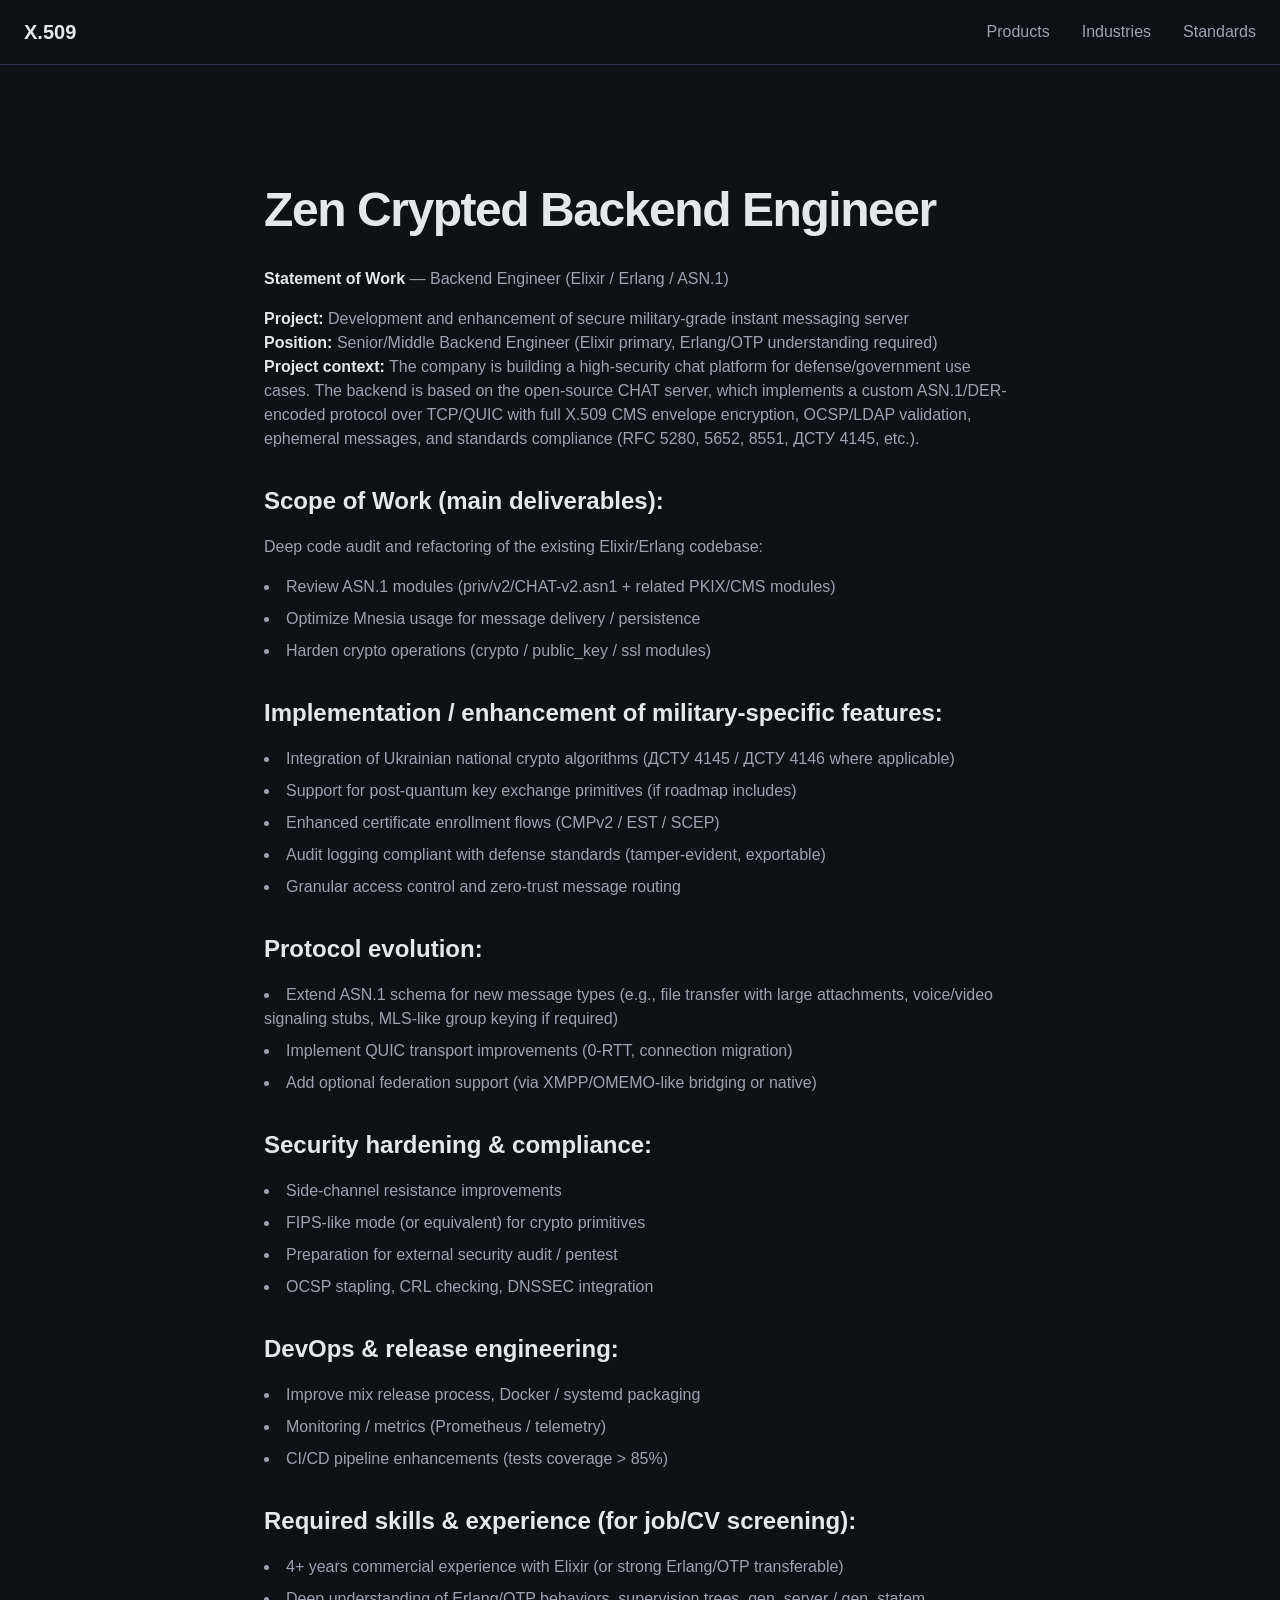
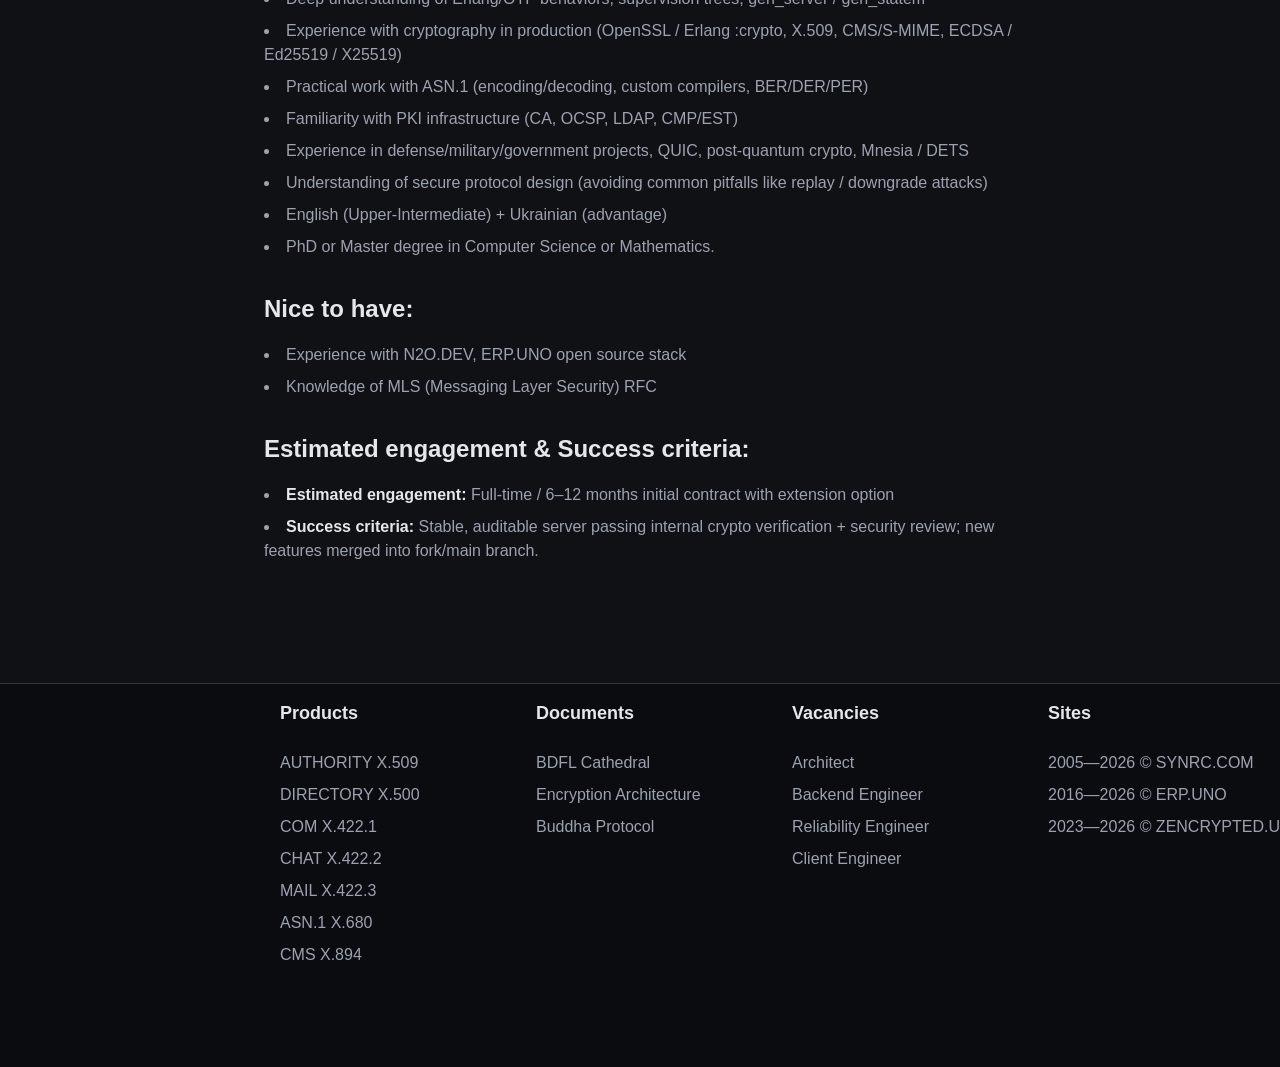
<file: server.html>
<!DOCTYPE html>
<html lang="uk">
<head>
    <meta charset="utf-8" />
    <meta name="viewport" content="width=device-width, initial-scale=1.0" />
    <title>Zen Crypted Backend Engineer</title>
    <link rel="stylesheet" href="index.css?v=5" />
    <link rel="apple-touch-icon" sizes="180x180" href="img/apple-touch-icon.png">
    <link rel="icon" type="image/png" sizes="32x32" href="img/favicon-32x32.png">
    <link rel="icon" type="image/png" sizes="16x16" href="img/favicon-16x16.png">
    <link rel="manifest" href="img/site.webmanifest">
    <style>
        .vacancy-content { max-width: 800px; margin: 120px auto; padding: 0 24px; }
        .vacancy-content h1 { font-size: clamp(2rem, 5vw, 3rem); margin-bottom: 2rem; text-align: left; }
        .vacancy-content h2 { font-size: 1.5rem; margin: 2rem 0 1rem; text-align: left; }
        .vacancy-content p { margin-bottom: 1rem; color: var(--text-sec); }
        .vacancy-content ul { list-style: disc inside; margin-bottom: 2rem; color: var(--text-sec); }
        .vacancy-content li { margin-bottom: 0.5rem; }
        .vacancy-content strong, .vacancy-content b { color: var(--text); }
    </style>
</head>
<body>

<nav class="sticky">
    <div class="nav-container">
        <a href="index.html" class="logo">X.509</a>
        <ul class="nav-links">
            <li><a href="index.html#products">Products</a></li>
            <li><a href="index.html#solutions">Industries</a></li>
            <li><a href="index.html#standards">Standards</a></li>
        </ul>
    </div>
</nav>

<main class="vacancy-content">
    <h1>Zen Crypted Backend Engineer</h1>
    <p><strong>Statement of Work</strong> — Backend Engineer (Elixir / Erlang / ASN.1)</p>

    <p><strong>Project:</strong> Development and enhancement of secure military-grade instant messaging server<br>
    <strong>Position:</strong> Senior/Middle Backend Engineer (Elixir primary, Erlang/OTP understanding required)<br>
    <strong>Project context:</strong> The company is building a high-security chat platform for defense/government use cases. The backend is based on the open-source CHAT server, which implements a custom ASN.1/DER-encoded protocol over TCP/QUIC with full X.509 CMS envelope encryption, OCSP/LDAP validation, ephemeral messages, and standards compliance (RFC 5280, 5652, 8551, ДСТУ 4145, etc.).</p>

    <h2>Scope of Work (main deliverables):</h2>
    <p>Deep code audit and refactoring of the existing Elixir/Erlang codebase:</p>
    <ul>
        <li>Review ASN.1 modules (priv/v2/CHAT-v2.asn1 + related PKIX/CMS modules)</li>
        <li>Optimize Mnesia usage for message delivery / persistence</li>
        <li>Harden crypto operations (crypto / public_key / ssl modules)</li>
    </ul>

    <h2>Implementation / enhancement of military-specific features:</h2>
    <ul>
        <li>Integration of Ukrainian national crypto algorithms (ДСТУ 4145 / ДСТУ 4146 where applicable)</li>
        <li>Support for post-quantum key exchange primitives (if roadmap includes)</li>
        <li>Enhanced certificate enrollment flows (CMPv2 / EST / SCEP)</li>
        <li>Audit logging compliant with defense standards (tamper-evident, exportable)</li>
        <li>Granular access control and zero-trust message routing</li>
    </ul>

    <h2>Protocol evolution:</h2>
    <ul>
        <li>Extend ASN.1 schema for new message types (e.g., file transfer with large attachments, voice/video signaling stubs, MLS-like group keying if required)</li>
        <li>Implement QUIC transport improvements (0-RTT, connection migration)</li>
        <li>Add optional federation support (via XMPP/OMEMO-like bridging or native)</li>
    </ul>

    <h2>Security hardening &amp; compliance:</h2>
    <ul>
        <li>Side-channel resistance improvements</li>
        <li>FIPS-like mode (or equivalent) for crypto primitives</li>
        <li>Preparation for external security audit / pentest</li>
        <li>OCSP stapling, CRL checking, DNSSEC integration</li>
    </ul>

    <h2>DevOps &amp; release engineering:</h2>
    <ul>
        <li>Improve mix release process, Docker / systemd packaging</li>
        <li>Monitoring / metrics (Prometheus / telemetry)</li>
        <li>CI/CD pipeline enhancements (tests coverage &gt; 85%)</li>
    </ul>

    <h2>Required skills &amp; experience (for job/CV screening):</h2>
    <ul>
        <li>4+ years commercial experience with Elixir (or strong Erlang/OTP transferable)</li>
        <li>Deep understanding of Erlang/OTP behaviors, supervision trees, gen_server / gen_statem</li>
        <li>Experience with cryptography in production (OpenSSL / Erlang :crypto, X.509, CMS/S-MIME, ECDSA / Ed25519 / X25519)</li>
        <li>Practical work with ASN.1 (encoding/decoding, custom compilers, BER/DER/PER)</li>
        <li>Familiarity with PKI infrastructure (CA, OCSP, LDAP, CMP/EST)</li>
        <li>Experience in defense/military/government projects, QUIC, post-quantum crypto, Mnesia / DETS</li>
        <li>Understanding of secure protocol design (avoiding common pitfalls like replay / downgrade attacks)</li>
        <li>English (Upper-Intermediate) + Ukrainian (advantage)</li>
        <li>PhD or Master degree in Computer Science or Mathematics.</li>
    </ul>

    <h2>Nice to have:</h2>
    <ul>
        <li>Experience with N2O.DEV, ERP.UNO open source stack</li>
        <li>Knowledge of MLS (Messaging Layer Security) RFC</li>
    </ul>

    <h2>Estimated engagement &amp; Success criteria:</h2>
    <ul>
        <li><strong>Estimated engagement:</strong> Full-time / 6–12 months initial contract with extension option</li>
        <li><strong>Success criteria:</strong> Stable, auditable server passing internal crypto verification + security review; new features merged into fork/main branch.</li>
    </ul>
</main>

<footer>
    <div class="footer-columns">
        <div> &nbsp;
        </div>
        <div>
            <h4>Products</h4>
            <ul>
                    <li><a href="https://erp.uno/ca/index.en.html">AUTHORITY X.509</a></li>
                    <li><a href="https://erp.uno/ldap/index.en.html">DIRECTORY X.500</a></li>
                    <li><a href="https://zencrypted.github.io/x509.chat/index.en.html">COM X.422.1</a></li>
                    <li><a href="https://erp.uno/chat/index.html">CHAT X.422.2</a></li>
                    <li><a href="https://erp.uno/mail/index.en.html">MAIL X.422.3</a></li>
                    <li><a href="https://asn1.zencrypted.uk/">ASN.1 X.680</a></li>
                    <li><a href="https://zcc.zencrypted.uk/">CMS X.894</a></li>
            </ul>
        </div>
        <div>
            <h4>Documents</h4>
            <ul>
                <li><a href="https://zencrypted.github.io/x509.chat/bdfl.pdf">BDFL Cathedral</a></li>
                <li><a href="https://zencrypted.github.io/x509.chat/encryption.pdf">Encryption Architecture</a></li>
                <li><a href="https://protocol.zencrypted.uk">Buddha Protocol</a></li>
            </ul>
        </div>
        <div>
            <h4>Vacancies</h4>
            <ul>
                <li><a href="architect.html">Architect</a></li>
                <li><a href="server.html">Backend Engineer</a></li>
                <li><a href="reliability.html">Reliability Engineer</a></li>
                <li><a href="client.html">Client Engineer</a></li>
            </ul>
        </div>
            <div>
                <h4>Sites</h4>
                <p><a href="https://synrc.com/">2005—2026 © SYNRC.COM</a></p>
                <p><a href="https://erp.uno/">2016—2026 © ERP.UNO</a></p>
                <p><a href="https://zencrypted.uk"><nobr>2023—2026&nbsp;©&nbsp;ZENCRYPTED.UK<nobr></a></p>
            </div>
    </div>
</footer>

</body>
</html>
</file>
<file: index.css>
:root {
    --bg: #0f1115;
    --surface: #17191f;
    --text: #e5e7eb;
    --text-sec: #9ca3af;
    --accent: #3b82f6;
    --accent-hover: #2563eb;
    --border: #2d3748;
    --radius: 12px;
    --transition: 0.22s ease;
}

* { margin:0; padding:0; box-sizing:border-box; }
html { scroll-behavior:smooth; }
body {
    background:var(--bg);
    color:var(--text);
    font-family:-apple-system,BlinkMacSystemFont,"Segoe UI",Roboto,sans-serif;
    line-height:1.5;
    font-size:16px;
}

/* ── Navigation ──────────────────────────────────────── */
.sticky {
    position:sticky;
    top:0;
    z-index:1000;
    background:rgba(15,17,21,0.85);
    backdrop-filter:blur(16px);
    border-bottom:1px solid var(--border);
}
.nav-container {
    max-width:1280px;
    margin:0 auto;
    padding:0 24px;
    height:64px;
    display:flex;
    align-items:center;
    justify-content:space-between;
}
.logo {
    font-size:20px;
    font-weight:700;
    color:var(--text);
    text-decoration:none;
}
.nav-links {
    display:flex;
    gap:32px;
    list-style:none;
}
.nav-links a {
    color:var(--text-sec);
    text-decoration:none;
    font-weight:500;
    transition:var(--transition);
}
.nav-links a:hover { color:var(--accent); }
.cta-button {
    background:var(--accent);
    color:white;
    padding:8px 20px;
    border-radius:var(--radius);
    text-decoration:none;
    font-weight:500;
}
.cta-button:hover { background:var(--accent-hover); }

/* ── Hero ────────────────────────────────────────────── */
header {
    min-height:80vh;
    display:flex;
    align-items:center;
    justify-content:center;
    text-align:center;
    padding:0 24px;
    background:linear-gradient(to top, #0f1115, #1a1f2e);
}
.hero-content {
    max-width:900px;
}
h1 {
    font-size:clamp(3.5rem,10vw,5.5rem);
    font-weight:700;
    letter-spacing:-0.03em;
    line-height:1.05;
    margin-bottom:1.5rem;
}
.hero-subtitle {
    font-size:1.375rem;
    color:var(--text-sec);
    max-width:640px;
    margin:0 auto 2.5rem;
}
.hero-cta {
    display:flex;
    gap:1.5rem;
    justify-content:center;
    flex-wrap:wrap;
}
.primary-cta, .secondary-cta, .large-cta {
    padding:14px 32px;
    border-radius:var(--radius);
    font-size:1.125rem;
    font-weight:600;
    text-decoration:none;
    transition:var(--transition);
}
.primary-cta, .large-cta {
    background:var(--accent);
    color:white;
}
.primary-cta:hover, .large-cta:hover { background:var(--accent-hover); }
.secondary-cta {
    background:transparent;
    border:1px solid var(--accent);
    color:var(--accent);
}
.secondary-cta:hover { background:rgba(59,130,246,0.1); }

/* ── Sections ────────────────────────────────────────── */
.section-products, .section-solutions, .section-standards {
    max-width:1280px;
    margin:120px auto;
    padding:0 24px;
}
h2 {
    font-size:clamp(2.5rem,6vw,3.75rem);
    font-weight:700;
    text-align:center;
    margin-bottom:3rem;
}

/* Products grid */
.product-grid {
    display:grid;
    grid-template-columns:repeat(auto-fit,minmax(300px,1fr));
    gap:2rem;
}
.product-card {
    background:var(--surface);
    border:1px solid var(--border);
    border-radius:var(--radius);
    padding:2rem;
    transition:var(--transition);
}
.product-card:hover {
    border-color:var(--accent);
    transform:translateY(-4px);
}
.product-card h3 { font-size:1.5rem; margin-bottom:1rem; }
.product-card a {
    color:var(--accent);
    text-decoration:none;
    font-weight:500;
}

/* Solutions */
.solutions-grid {
    display:grid;
    grid-template-columns:repeat(auto-fit,minmax(240px,1fr));
    gap:1.5rem;
    text-align:center;
}
.solutions-grid div {
    background:var(--surface);
    border:1px solid var(--border);
    border-radius:var(--radius);
    padding:2.5rem 1.5rem;
    font-size:1.25rem;
    font-weight:500;
}

/* Standards */
.standards-list {
    list-style:none;
    font-size:1.125rem;
    color:var(--text-sec);
    max-width:800px;
    margin:0 auto;
    line-height:2;
}

/* CTA Banner */
.cta-banner {
    background:linear-gradient(135deg,#5B8FCF,#5BC2E7);
    text-align:center;
    padding:6rem 24px;
    margin:120px 0 0;
}
.cta-banner h2 { color:white; margin-bottom:0; }
.large-cta {
    font-size:1.25rem;
    padding:16px 48px;
}

/* Footer */
footer {
    background:#0a0c10;
    padding:1rem 24px 3rem;
    border-top:1px solid var(--border);
}
.footer-columns {
    max-width:1280px;
    margin:0 auto;
    display:grid;
    grid-template-columns:repeat(auto-fit,minmax(200px,1fr));
    gap:3rem;
}
.footer-columns h4 {
    font-size:1.125rem;
    margin-bottom:1.25rem;
    color:var(--text);
}
.footer-columns ul {
    list-style:none;
}
.footer-columns a {
    color:var(--text-sec);
    text-decoration:none;
    line-height:2;
    display:block;
}
.footer-columns a:hover { color:var(--accent); }

/* Responsive */
@media (max-width:768px) {
    .nav-container { flex-wrap:wrap; height:auto; padding:16px 24px; }
    .nav-links { gap:16px; font-size:14px; }
}

@media (max-width: 480px) {
    nav, .sticky { padding: 0 16px; }
    h1 { font-size: 50px; }
    footer { padding-left: 16px; padding-right: 16px; }
}
</file>
